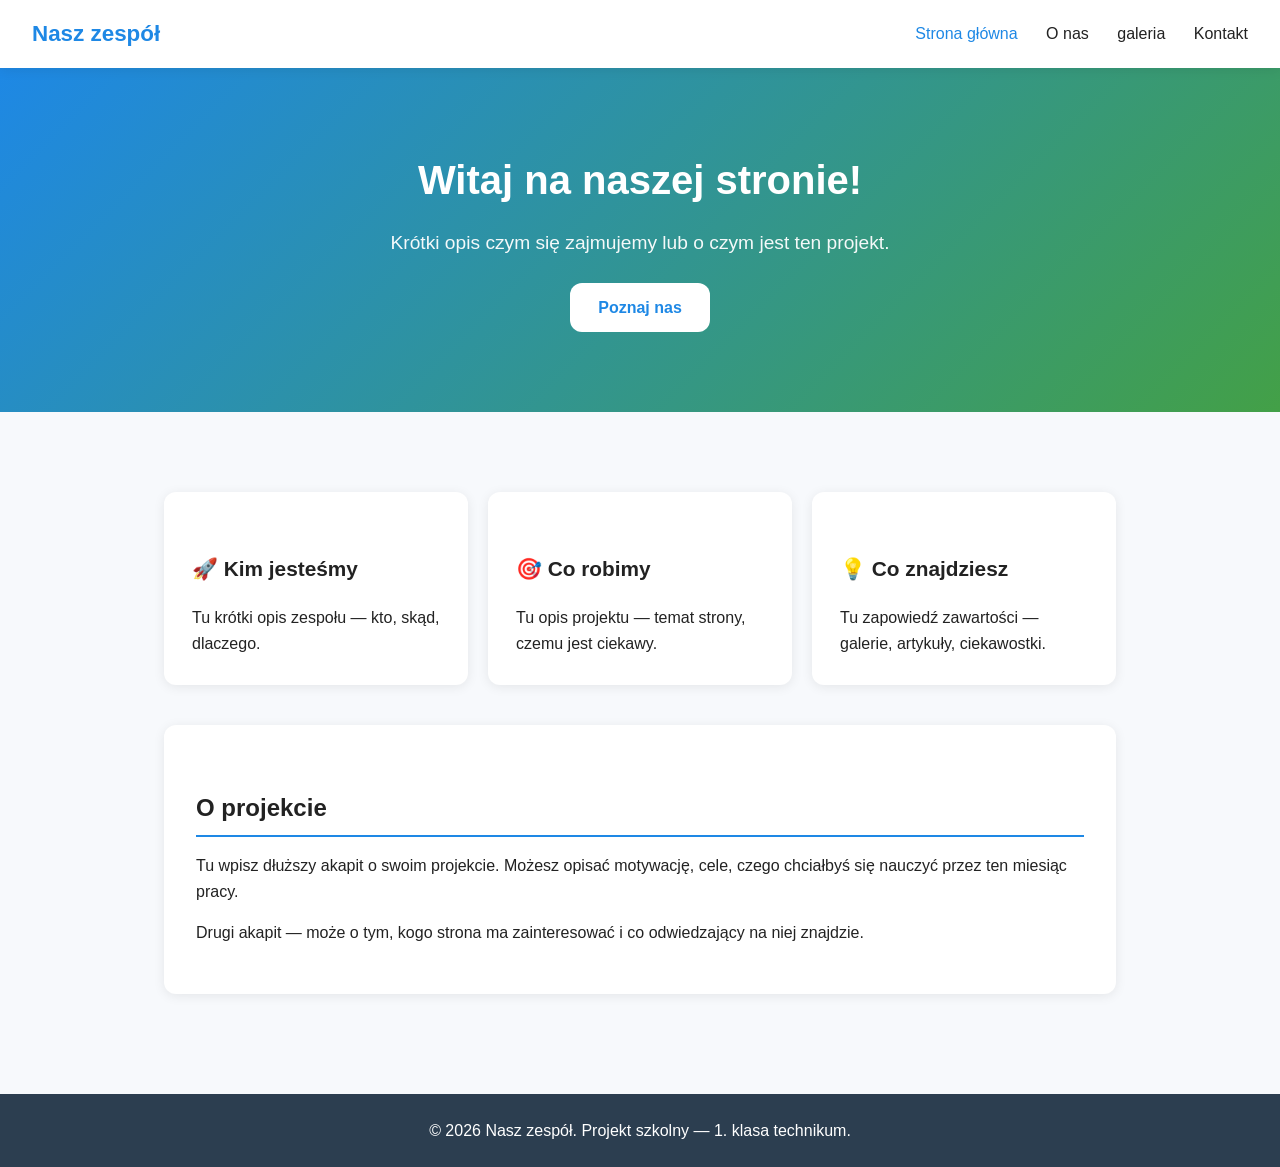
<file: index.html>
<!DOCTYPE html>
<html lang="pl">
<head>
  <meta charset="UTF-8">
  <meta name="viewport" content="width=device-width, initial-scale=1.0">
  <title>Nasz zespół — strona główna</title>
  <link rel="stylesheet" href="style.css">
</head>
<body>

  <header class="topbar">
    <div class="logo">Nasz zespół</div>
    <nav>
      <a href="index.html" class="active">Strona główna</a>
      <a href="o-nas.html">O nas</a>
       <a href="galeria.html">galeria</a>
      <a href="kontakt.html">Kontakt</a>
    </nav>
  </header>

  <section class="hero">
    <h1>Witaj na naszej stronie!</h1>
    <p>Krótki opis czym się zajmujemy lub o czym jest ten projekt.</p>
    <a href="o-nas.html" class="btn">Poznaj nas</a>
  </section>

  <main class="container">

    <section class="card-grid">
      <article class="card">
        <h2>🚀 Kim jesteśmy</h2>
        <p>Tu krótki opis zespołu — kto, skąd, dlaczego.</p>
      </article>
      <article class="card">
        <h2>🎯 Co robimy</h2>
        <p>Tu opis projektu — temat strony, czemu jest ciekawy.</p>
      </article>
      <article class="card">
        <h2>💡 Co znajdziesz</h2>
        <p>Tu zapowiedź zawartości — galerie, artykuły, ciekawostki.</p>
      </article>
    </section>

    <section class="content">
      <h2>O projekcie</h2>
      <p>
        Tu wpisz dłuższy akapit o swoim projekcie. Możesz opisać motywację,
        cele, czego chciałbyś się nauczyć przez ten miesiąc pracy.
      </p>
      <p>
        Drugi akapit — może o tym, kogo strona ma zainteresować i co
        odwiedzający na niej znajdzie.
      </p>
    </section>

  </main>

  <footer class="footer">
    <p>&copy; 2026 Nasz zespół. Projekt szkolny — 1. klasa technikum.</p>
  </footer>

</body>
</html>
</file>
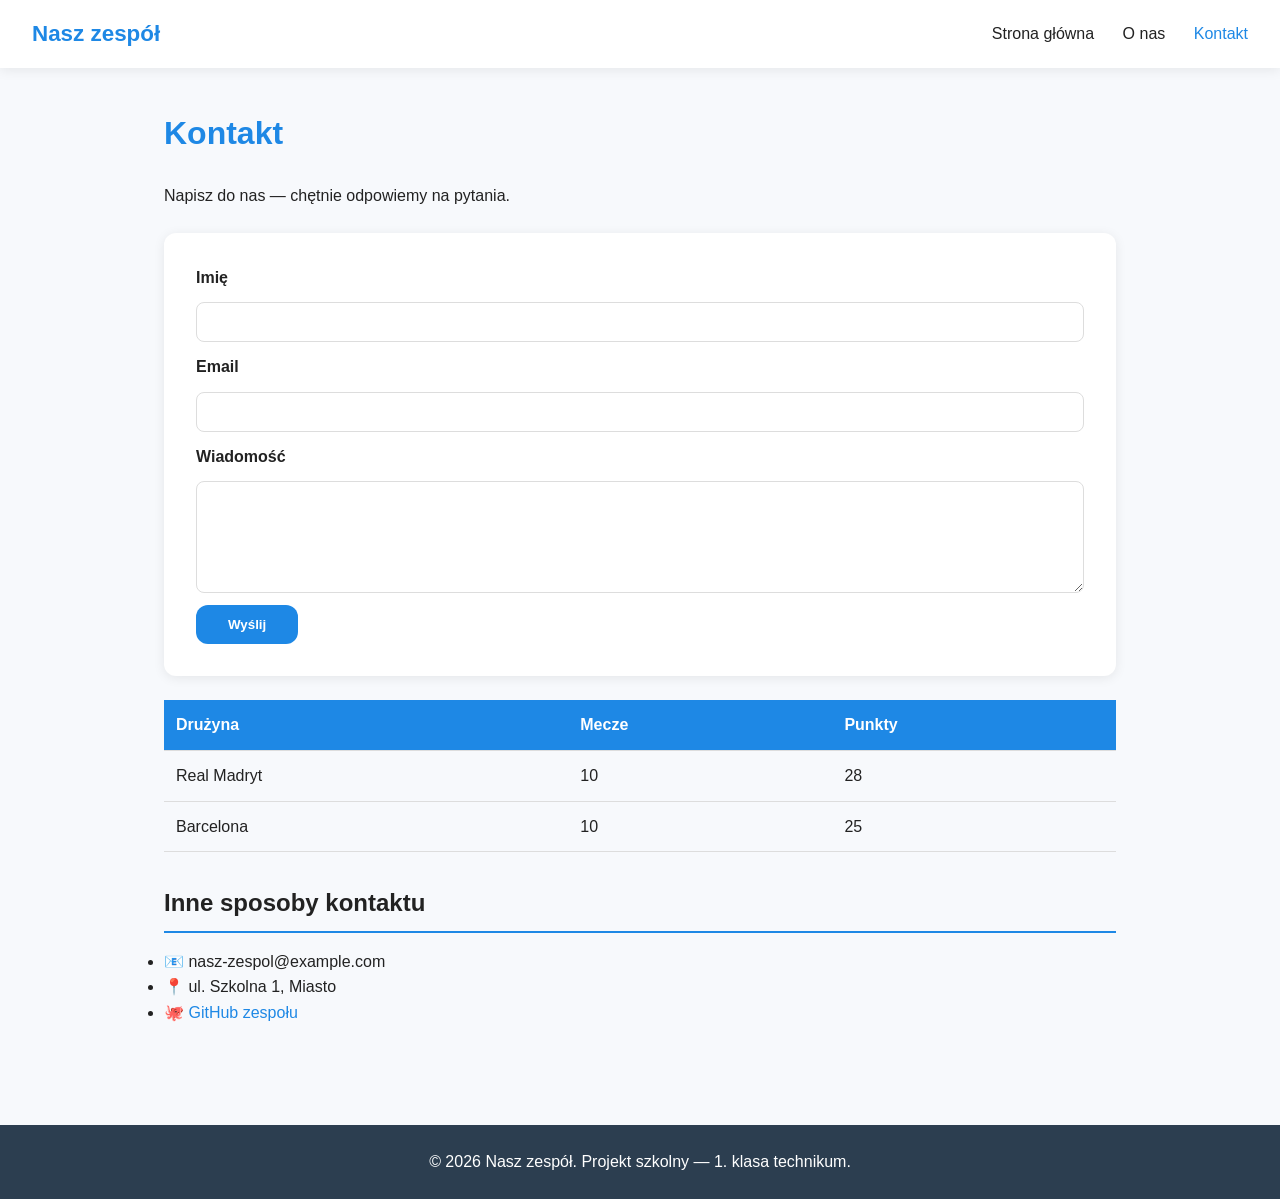
<file: kontakt.html>
<!DOCTYPE html>
<html lang="pl">
<head>
  <meta charset="UTF-8">
  <meta name="viewport" content="width=device-width, initial-scale=1.0">
  <title>Kontakt — Nasz zespół</title>
  <link rel="stylesheet" href="style.css">
</head>
<body>

  <header class="topbar">
    <div class="logo">Nasz zespół</div>
    <nav>
      <a href="index.html">Strona główna</a>
      <a href="o-nas.html">O nas</a>
      <a href="kontakt.html" class="active">Kontakt</a>
    </nav>
  </header>

  <main class="container">

    <h1>Kontakt</h1>
    <p>Napisz do nas — chętnie odpowiemy na pytania.</p>

    <form class="contact-form">

      <label for="imie">Imię</label>
      <input type="text" id="imie" name="imie" required>

      <label for="email">Email</label>
      <input type="email" id="email" name="email" required>

      <label for="wiadomosc">Wiadomość</label>
      <textarea id="wiadomosc" name="wiadomosc" rows="5" required></textarea>

      <button type="submit" class="btn">Wyślij</button>

    </form>
<table>
  <t
    <tr>
      <th>Drużyna</th>
      <th>Mecze</th>
      <th>Punkty</th>
    </tr>
  </thead>
  <tbody>
    <tr>
      <td>Real Madryt</td>
      <td>10</td>
      <td>28</td>
    </tr>
    <tr>
      <td>Barcelona</td>
      <td>10</td>
      <td>25</td>
    </tr>
  </tbody>
</table>

    <section class="info">
      <h2>Inne sposoby kontaktu</h2>
      <ul>
        <li>📧 nasz-zespol@example.com</li>
        <li>📍 ul. Szkolna 1, Miasto</li>
        <li>🐙 <a href="https://github.com/" target="_blank">GitHub zespołu</a></li>
      </ul>
    </section>

  </main>

  <footer class="footer">
    <p>&copy; 2026 Nasz zespół. Projekt szkolny — 1. klasa technikum.</p>
  </footer>

</body>
</html>
</file>
<file: style.css>
/* ===== ZMIENNE — zmień tutaj, żeby zmienić wygląd całej strony ===== */
:root {
  --kolor-glowny: #1e88e5;
  --kolor-akcent: #43a047;
  --kolor-tlo: #f7f9fc;
  --kolor-karty: #ffffff;
  --kolor-tekst: #222;
  --kolor-tekst-jasny: #666;
  --cien: 0 2px 12px rgba(0, 0, 0, 0.08);
  --zaokraglenie: 12px;
}

/* ===== RESET I BAZOWE STYLE ===== */
* {
  box-sizing: border-box;
  margin: 0;
  padding: 0;
}

body {
  font-family: "Segoe UI", "Helvetica Neue", sans-serif;
  background: var(--kolor-tlo);
  color: var(--kolor-tekst);
  line-height: 1.6;
}

a { color: var(--kolor-glowny); text-decoration: none; }
a:hover { text-decoration: underline; }

/* ===== NAGŁÓWEK Z MENU ===== */
.topbar {
  background: var(--kolor-karty);
  display: flex;
  justify-content: space-between;
  align-items: center;
  padding: 16px 32px;
  box-shadow: var(--cien);
  position: sticky;
  top: 0;
  z-index: 100;
}

.logo {
  font-size: 1.4rem;
  font-weight: 700;
  color: var(--kolor-glowny);
}

.topbar nav a {
  margin-left: 24px;
  color: var(--kolor-tekst);
  font-weight: 500;
}
table {
  width: 100%;
  border-collapse: collapse;
  margin: 24px 0;
}
th, td {
  padding: 12px;
  text-align: left;
  border-bottom: 1px solid #ddd;
}
th {
  background: var(--kolor-glowny);
  color: white;
}
tr:hover {
  background: #f5f5f5;
}

.topbar nav a.active,
.topbar nav a:hover {
  color: var(--kolor-glowny);
  text-decoration: none;
}

/* ===== SEKCJA POWITALNA (HERO) ===== */
.hero {
  background: linear-gradient(135deg, var(--kolor-glowny), var(--kolor-akcent));
  color: white;
  padding: 80px 32px;
  text-align: center;
}

.hero h1 { font-size: 2.5rem; margin-bottom: 16px; }
.hero p { font-size: 1.2rem; opacity: 0.95; margin-bottom: 24px; }

.btn {
  display: inline-block;
  padding: 12px 28px;
  background: white;
  color: var(--kolor-glowny);
  border-radius: var(--zaokraglenie);
  font-weight: 600;
  border: none;
  cursor: pointer;
  transition: transform 0.2s;
}

.btn:hover { transform: translateY(-2px); text-decoration: none; }

/* ===== GŁÓWNY KONTENER ===== */
.container {
  max-width: 1000px;
  margin: 0 auto;
  padding: 40px 24px;
}

.container h1 {
  color: var(--kolor-glowny);
  margin-bottom: 24px;
}

.container h2 {
  color: var(--kolor-tekst);
  margin: 32px 0 16px;
  padding-bottom: 8px;
  border-bottom: 2px solid var(--kolor-glowny);
}

/* ===== KAFELKI (GRID) ===== */
.card-grid {
  display: grid;
  grid-template-columns: repeat(auto-fit, minmax(260px, 1fr));
  gap: 20px;
  margin: 40px 0;
}

.card {
  background: var(--kolor-karty);
  padding: 28px;
  border-radius: var(--zaokraglenie);
  box-shadow: var(--cien);
  transition: transform 0.2s;
}

.card:hover { transform: translateY(-4px); }
.card h2 { font-size: 1.3rem; margin-bottom: 12px; border: none; }

/* ===== SEKCJA TREŚCI ===== */
.content {
  background: var(--kolor-karty);
  padding: 32px;
  border-radius: var(--zaokraglenie);
  box-shadow: var(--cien);
  margin-top: 32px;
}

.content p { margin-bottom: 16px; }

/* ===== SIATKA Z CZŁONKAMI ZESPOŁU ===== */
.team-grid {
  display: grid;
  grid-template-columns: repeat(auto-fit, minmax(220px, 1fr));
  gap: 24px;
  margin-top: 32px;
}

.member {
  background: var(--kolor-karty);
  padding: 24px;
  border-radius: var(--zaokraglenie);
  box-shadow: var(--cien);
  text-align: center;
}

.member img {
  width: 140px;
  height: 140px;
  border-radius: 50%;
  object-fit: cover;
  margin-bottom: 16px;
}

.member h3 { margin-bottom: 4px; }
.member .role {
  color: var(--kolor-glowny);
  font-weight: 600;
  font-size: 0.9rem;
  margin-bottom: 12px;
}
.member p { color: var(--kolor-tekst-jasny); font-size: 0.95rem; }

/* ===== FORMULARZ KONTAKTOWY ===== */
.contact-form {
  background: var(--kolor-karty);
  padding: 32px;
  border-radius: var(--zaokraglenie);
  box-shadow: var(--cien);
  display: flex;
  flex-direction: column;
  gap: 12px;
  margin-top: 24px;
}

.contact-form label { font-weight: 600; }

.contact-form input,
.contact-form textarea {
  padding: 10px 14px;
  border: 1px solid #ddd;
  border-radius: 8px;
  font-family: inherit;
  font-size: 1rem;
}

.contact-form input:focus,
.contact-form textarea:focus {
  outline: none;
  border-color: var(--kolor-glowny);
}

.contact-form button {
  align-self: flex-start;
  background: var(--kolor-glowny);
  color: white;
  padding: 12px 32px;
}

/* ===== STOPKA ===== */
.footer {
  background: #2c3e50;
  color: white;
  text-align: center;
  padding: 24px;
  margin-top: 60px;
}

/* ===== RESPONSYWNOŚĆ (TELEFON) ===== */
@media (max-width: 600px) {

  .topbar {
    flex-direction: column;
    gap: 12px;
    padding: 16px;
  }

  .topbar nav a {
    margin: 0 8px;
    font-size: 0.95rem;
  }

  .hero { padding: 50px 20px; }
  .hero h1 { font-size: 1.8rem; }
  .hero p { font-size: 1rem; }

}
</file>
